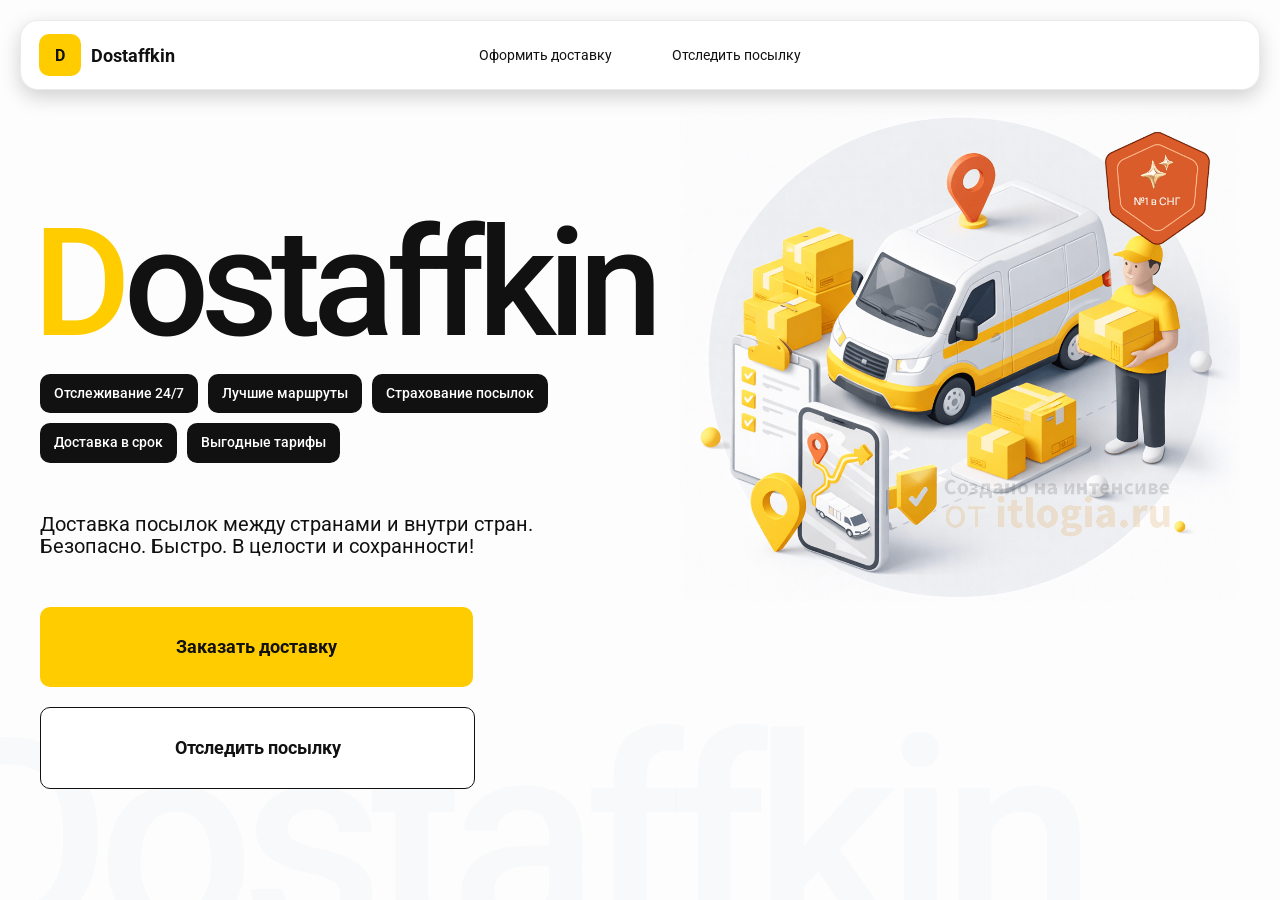
<file: index.html>
<!doctype html>
<html lang="ru">

<head>
    <meta charset="utf-8" />
    <meta name="viewport" content="width=device-width,initial-scale=1,maximum-scale=1,user-scalable=0" />
    <title>Dostaffkin — Доставка посылок между странами и внутри стран. Безопасно. Быстро. В целости и сохранности!
    </title>

    <link rel="stylesheet" href="styles/base.css" />
    <link rel="stylesheet" href="styles/base_adaptive.css" />
    <link rel="stylesheet" href="styles/index.css" />
    <link rel="stylesheet" href="styles/index_adaptive.css" />

</head>

<body>
    <div class="container">
        <header class="header">
            <a class="header-brand" href="#">
                <div class="header-logo">D</div>
                <div class="header-title">Dostaffkin</div>
            </a>
            <nav class="header-menu">
                <a class="header-link" href="#">Оформить <span>доставку</span></a>
                <a class="header-link" href="#">Отследить <span>посылку</span></a>
            </nav>
        </header>
        <main class="main">
            <section class="main-info">
                <div class="main-title">
                    <span>D</span>ostaffkin
                </div>
                <div class="main-features">
                    <div class="main-feature">Отслеживание 24/7</div>
                    <div class="main-feature">Лучшие маршруты</div>
                    <div class="main-feature">Страхование посылок</div>
                    <div class="main-feature">Доставка в срок</div>
                    <div class="main-feature">Выгодные тарифы</div>
                </div>
                <div class="main-description">
                    Доставка посылок между странами и внутри стран.
                    Безопасно. Быстро. В целости и сохранности!
                </div>
                <div class="main-actions">
                    <a class="button" type="button" href="./order.html">Заказать доставку</a>
                    <a class="button button-white" type="button" href="./track.html">Отследить посылку</a>
                </div>
            </section>
            <div class="main-title-ghost">Dostaffkin</div>
            <section class="main-image">
                <img src="images/main-image.png" alt="Main image" />
            </section>
        </main>
    </div>
</body>

</html>
</file>
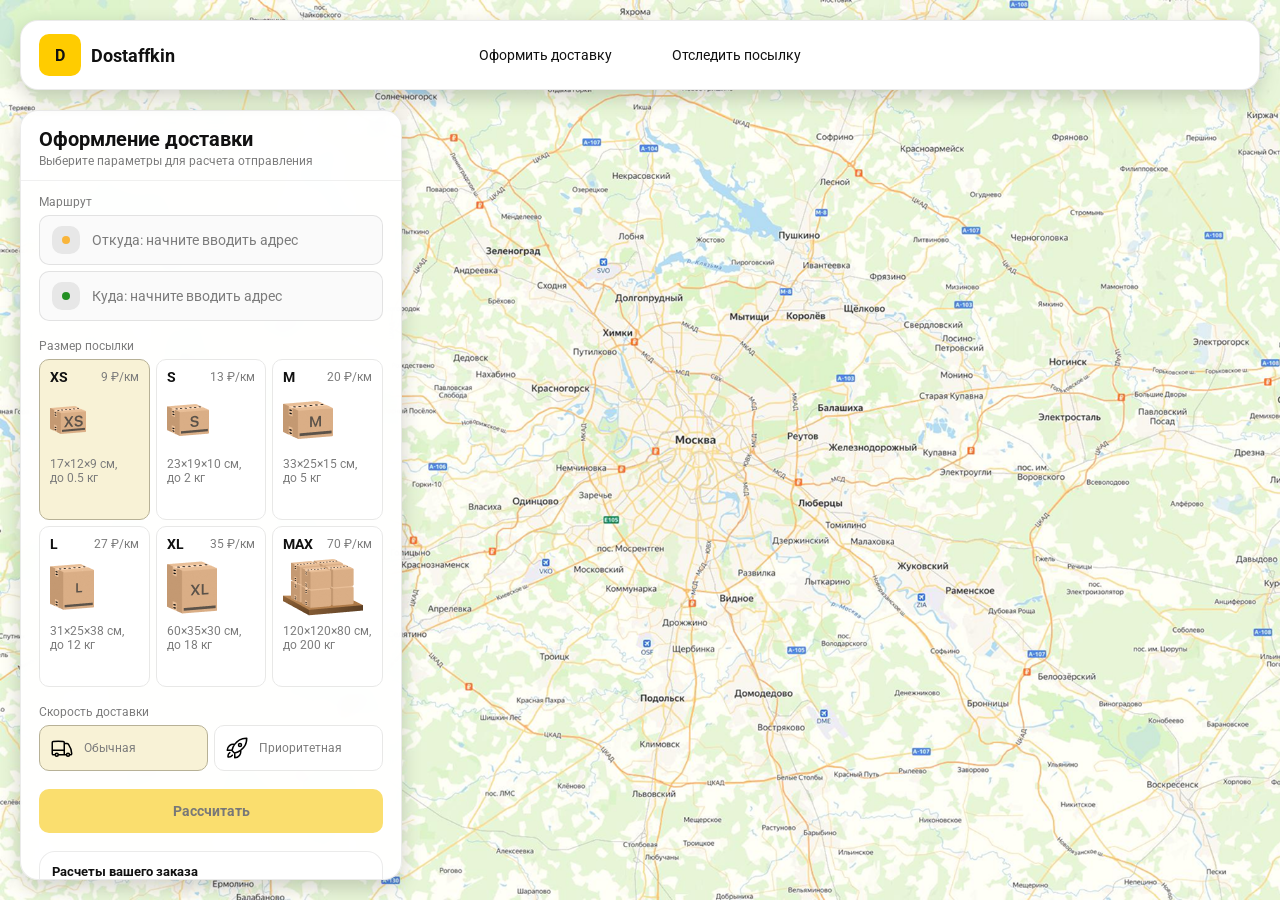
<file: order.html>
<!doctype html>
<html lang="ru">

<head>
    <meta charset="utf-8" />
    <meta name="viewport" content="width=device-width,initial-scale=1,maximum-scale=1,user-scalable=0" />
    <title>Оформление доставки</title>

    <link rel="stylesheet" href="styles/base.css" />
    <link rel="stylesheet" href="styles/base_adaptive.css" />

    <link rel="stylesheet" href="styles/order.css" />
    <link rel="stylesheet" href="styles/order_adaptive.css" />
</head>

<body>
    <div id="map"></div>
    <header class="header">
        <a class="header-brand" href="#">
            <div class="header-logo">D</div>
            <div class="header-title">Dostaffkin</div>
        </a>
        <nav class="header-menu">
            <a class="header-link" href="#">Оформить <span>доставку</span></a>
            <a class="header-link" href="#">Отследить <span>посылку</span></a>
        </nav>
    </header>
    <aside class="main" id="sidebar">
        <div class="main-header">
            <div class="main-title">Оформление доставки</div>
            <div class="main-text">Выберите параметры для расчета отправления</div>
        </div>
        <div class="main-content">
            <div class="main-route">
                <div class="main-block-title">Маршрут</div>
                <div class="main-fields">
                    <div class="main-field" id="fromField">
                        <div class="main-pin"></div>
                        <input id="from" placeholder="Откуда: начните вводить адрес" autocomplete="off" />
                        <div class="main-ac" id="fromAc" role="listbox" aria-label="Подсказки адресов"></div>
                    </div>

                    <div class="main-field" id="toField">
                        <div class="main-pin"></div>
                        <input id="to" placeholder="Куда: начните вводить адрес" autocomplete="off" />
                        <div class="main-ac" id="toAc" role="listbox" aria-label="Подсказки адресов"></div>
                    </div>
                </div>
            </div>
            <div class="main-package">
                <div class="main-block-title">Размер посылки</div>

                <div class="main-sizes">
                    <div class="main-size-card is-active" data-value="xs">
                        <div class="main-size-top">
                            <div class="main-size-label">XS</div>
                            <div class="main-size-rate">9 ₽/км</div>
                        </div>
                        <div class="main-size-media">
                            <img src="images/sizes/xs.png" alt="Короб XS" />
                        </div>
                        <div class="main-size-description">17×12×9 см,<br>до 0.5 кг</div>
                    </div>

                    <div class="main-size-card" data-value="s">
                        <div class="main-size-top">
                            <div class="main-size-label">S</div>
                            <div class="main-size-rate">13 ₽/км</div>
                        </div>
                        <div class="main-size-media">
                            <img src="images/sizes/s.png" alt="Короб S" />
                        </div>
                        <div class="main-size-description">23×19×10 см,<br>до 2 кг</div>
                    </div>

                    <div class="main-size-card" data-value="m">
                        <div class="main-size-top">
                            <div class="main-size-label">M</div>
                            <div class="main-size-rate">20 ₽/км</div>
                        </div>
                        <div class="main-size-media">
                            <img src="images/sizes/m.png" alt="Короб M" />
                        </div>
                        <div class="main-size-description">33×25×15 см,<br>до 5 кг</div>
                    </div>

                    <div class="main-size-card" data-value="l">
                        <div class="main-size-top">
                            <div class="main-size-label">L</div>
                            <div class="main-size-rate">27 ₽/км</div>
                        </div>
                        <div class="main-size-media">
                            <img src="images/sizes/l.png" alt="Короб L" />
                        </div>
                        <div class="main-size-description">31×25×38 см,<br>до 12 кг</div>
                    </div>

                    <div class="main-size-card" data-value="xl">
                        <div class="main-size-top">
                            <div class="main-size-label">XL</div>
                            <div class="main-size-rate">35 ₽/км</div>
                        </div>
                        <div class="main-size-media">
                            <img src="images/sizes/xl.png" alt="Короб XL" />
                        </div>
                        <div class="main-size-description">60×35×30 см,<br>до 18 кг</div>
                    </div>

                    <div class="main-size-card" data-value="max">
                        <div class="main-size-top">
                            <div class="main-size-label">MAX</div>
                            <div class="main-size-rate">70 ₽/км</div>
                        </div>
                        <div class="main-size-media main-size-media-palleta">
                            <img src="images/sizes/max.png" alt="Паллета" />
                        </div>
                        <div class="main-size-description">120×120×80 см,<br>до 200 кг</div>
                    </div>
                </div>
            </div>
            <div class="main-speed">
                <div class="main-block-title">Скорость доставки</div>

                <div class="main-speeds">
                    <div class="main-speed-card is-active" data-value="regular">
                        <img class="main-speed-media" src="images/icons/regular.svg" alt="Regular" />
                        <div class="main-speed-description">Обычная</div>
                    </div>
                    <div class="main-speed-card" data-value="fast">
                        <img class="main-speed-media" src="images/icons/fast.svg" alt="Fast" />
                        <div class="main-speed-description">Приоритетная</div>
                    </div>

                </div>
            </div>
            <div class="main-calculate-block">
                <button id="calc" class="button calculate-button" type="button" disabled>Рассчитать</button>
            </div>

            <div class="main-result" id="result">
                <div class="main-result-title">Расчеты вашего заказа</div>
                <div class="main-result-lines">
                    <div class="main-result-line"><span>Расстояние</span><span id="distanceValue">—</span></div>
                    <div class="main-result-line"><span>Доставим через</span><span id="durationValue">—</span></div>
                    <div class="main-result-line"><span>Тариф</span><span id="rateValue">—</span></div>
                </div>
                <div class="main-price">
                    <div class="main-price-label">Итого</div>
                    <div class="main-price-value" id="totalValue">—</div>
                </div>
            </div>
            <div class="main-order-box">
                <div class="main-order-form" id="orderForm">
                    <div class="main-order-title">Оформление доставки</div>
                    <div class="main-block-info-row">
                        <div class="main-block-title">Контакты</div>
                        <div class="order-fields">
                            <div class="main-field">
                                <input id="customerName" placeholder="Ваше имя" autocomplete="off" />
                            </div>
                            <div class="main-field">
                                <input id="customerPhone" placeholder="Ваш телефон" autocomplete="off"
                                    inputmode="tel" />
                            </div>
                        </div>
                    </div>
                    <div class="main-block-info-row extra-info">
                        <div class="main-block-title">Дополнительная информация</div>
                        <div class="main-field textarea">
                            <textarea id="comment" placeholder="Детали доставки и комментарии"></textarea>
                        </div>
                    </div>
                    <button id="submit" class="button main-submit-request" type="button" disabled>Отправить
                        заявку
                    </button>
                </div>

                <div class="main-order-success" id="orderSuccess">
                    <div class="main-success-icon">✓</div>
                    <div class="main-success-title">Заявка отправлена!</div>
                    <div class="main-success-title">Номер отправления – <span id="orderId"></span></div>
                    <div class="main-success-subtitle">Мы скоро свяжемся с вами</div>
                </div>
            </div>
        </div>
    </aside>
</body>

</html>
</file>
<file: styles/base.css>
@font-face {
    font-family: "Roboto";
    src: url("../fonts/Roboto-Regular.ttf");
    font-weight: normal;
}

@font-face {
    font-family: "Roboto";
    src: url("../fonts/Roboto-Bold.ttf");
    font-weight: bold;
}

@font-face {
    font-family: "Roboto";
    src: url("../fonts/Roboto-Medium.ttf");
    font-weight: 500;
}

html, body {
    margin: 0;
    color: #111111;
    font-family: "Roboto", sans-serif;
}

body {
    background: #FDFDFD;
}

.header {
    border-radius: 18px;
    box-shadow: 0 7px 20px 0 #0000002E;
    backdrop-filter: blur(10px);
    background: #ffffff;
    left: 20px;
    border: 1px solid rgba(0, 0, 0, 0.08);
    position: fixed;
    right: 20px;
    top: 20px;
    padding: 14px 18px;
    height: 40px;
    display: flex;
    align-items: center;
    z-index: 6;
}

.header-brand {
    display: flex;
    align-items: center;
    text-decoration: none;
    gap: 10px;
}

.header-logo {
    width: 42px;
    height: 42px;
    border-radius: 10px;
    background: #FFCC00;
    display: grid;
    place-items: center;
    font-weight: bold;
    color: #111;
}

.header-title {
    font-size: 18px;
    font-weight: bold;
    color: #111111;
    text-decoration: none;
}

.header-menu {
    display: flex;
    align-items: center;
    gap: 60px;
    margin: 0;
    position: absolute;
    left: 50%;
    transform: translateX(-50%);
}

.header-link {
    font-size: 14px;
    color: #111111;
    text-decoration: none;
}

.button {
    border: 0;
    outline: none;
    height: 44px;
    border-radius: 10px;
    font-size: 14px;
    font-weight: bold;
    cursor: pointer;
    font-family: inherit;
    transition: transform .08s ease, opacity .12s ease;
    background: #ffcc00;
    color: #111111;
    text-align: center;
    text-decoration: none;
}

.button:hover {
    background-color: #E5BC19;
}

.button:disabled {
    cursor: not-allowed;
    background-color: #FADE6E;
    color: #787878;
    transform: none;
}

.button.button-white {
    background: #ffffff;
    border: 1px solid #111111;
}

.button.button-white:hover {
    background: rgb(241 241 241);
}

.main-field {
    display: flex;
    align-items: center;
    margin-top: 6px;
    gap: 10px;
    border: 1px solid #1111111A;
    background: #FAFAFA;
    border-radius: 10px;
    padding: 10px 12px;
    position: relative;
    box-sizing: border-box;
    height: 50px;
}

.main-field.textarea {
    height: auto;
}

.main-pin {
    width: 28px;
    height: 28px;
    border-radius: 10px;
    background: rgba(17, 17, 17, 0.08);
    display: grid;
    place-items: center;
    flex: 0 0 auto;
    position: relative;
}

.main-pin::before {
    content: "";
    width: 8px;
    height: 8px;
    border-radius: 999px;
    background: orange;
    opacity: .75;
    display: block;
}

.main-field:last-child .main-pin::before {
    background: green;
    opacity: .85;
}

input, textarea {
    width: 100%;
    border: 0;
    outline: none;
    background: transparent;
    font-size: 14px;
    color: #111111;
    font-family: inherit;
}

textarea {
    resize: vertical;
    min-height: 72px;
    padding: 2px 0;
}

input::placeholder, textarea::placeholder {
    color: #7C7C7C;
}

.main-field:focus-within {
    border-color: rgba(0, 0, 0, 0.20);
    box-shadow: 0 0 0 4px rgba(255, 204, 0, 0.35);
    background: rgba(255, 255, 255, 0.75);
}
</file>
<file: styles/base_adaptive.css>
@media (max-width: 767px) {
    .header {
        left: 10px;
        right: 10px;
        top: 10px;
    }

    .header-link span {
        display: none;
    }

    .header-menu {
        gap: 20px;
        justify-content: flex-start;
        margin: 0 0 0 30px;
        position: static;
        transform: none;
    }
}

@media (max-width: 420px) {
    .header-title {
        display: none;
    }
}

@media (max-width: 374px) {
    .header-menu {
        gap: 10px;
        margin: 0 0 0 10px;
    }
}
</file>
<file: styles/index.css>
.container {
    overflow: hidden;
    min-height: 100vh;
}

.main {
    padding: 111px 40px 40px;
    position: relative;
    display: flex;
}

.main-info {
    max-width: 840px;
    width: 100%;
    position: relative;
}

.main-title {
    margin-top: 98px;
    font-weight: 500;
    font-size: 200px;
    line-height: 1;
    letter-spacing: -0.05em;
    color: #111111;
    left: -15px;
    position: relative;
}

.main-title span {
    color: #ffcc00;
}

.main-features {
    margin-top: 15px;
    display: flex;
    flex-wrap: wrap;
    gap: 10px;
}

.main-feature {
    background: #111111;
    color: #ffffff;
    padding: 12px 14px;
    font-weight: 500;
    font-size: 14px;
    line-height: 1.1;
    border-radius: 10px;
}

.main-description {
    margin-top: 50px;
    max-width: 500px;
    font-size: 20px;
    line-height: 1.1;
    color: #111111;
}

.main-actions {
    margin-top: 50px;
    display: flex;
    flex-direction: column;
    gap: 20px;
}

.main-actions .button {
    height: 80px;
    width: 433px;
    font-size: 18px;
    font-weight: bold;
    place-items: center;
    display: grid;
}

.main-title-ghost {
    position: absolute;
    z-index: -1;
    left: -70px;
    bottom: -150px;
    font-weight: 500;
    font-size: 278px;
    line-height: 1;
    letter-spacing: -0.05em;
    color: #ECEDF04D;
}

.main-image {
    width: 1024px;
    top: 100px;
    z-index: -2;
}

.main-image img {
    width: 100%;
    max-width: 1024px;
    height: auto;
    display: block;
}
</file>
<file: styles/index_adaptive.css>
@media (max-width: 1760px) {
    .main-title {
        font-size: 150px;
        left: -7px;
    }

    .main-info {
        max-width: 640px;
    }
}

@media (max-width: 1200px) {
    .main-info {
        max-width: 540px;
    }

    .main {
        padding: 111px 20px 20px;
    }

    .main-title {
        font-size: 120px;
        left: -4px;
    }

    .main-title-ghost {
        font-size: 220px;
    }
}

@media (max-width: 1024px) {
    .main-title {
        margin-top: 30px;
    }

    .main {
        flex-direction: column-reverse;
    }

    .main-image {
        max-width: 350px;
        position: absolute;
        left: 370px;
        top: 370px;
    }

    .main-info {
        max-width: 100%;
    }

    .main-actions {
        gap: 10px;
    }

    .main-actions .button {
        height: 50px;
        font-size: 14px;
        width: auto;
        max-width: 300px;
    }

    .main-description {
        max-width: 350px;
    }
}

@media (max-width: 570px) {
    .main-title {
        font-size: 88px;
    }

    .main-description {
        max-width: 100%
    }

    .main-actions {
       width: 100%;
    }

    .main-actions .button {
        width: 100%;
        max-width: 100%
    }

    .main-image {
        max-width: 650px;
        position: absolute;
        left: 170px;
        top: 70px;
        opacity: 0.2;
    }
}

@media (max-width: 400px) {
    .main-title {
        font-size: 70px;
    }
}
</file>
<file: styles/order.css>
#map {
    background-image: url("../images/order-bg.png");
    background-size: cover;
    position: fixed;
    inset: 0;
}

.main {
    border-radius: 18px;
    box-shadow: 0 7px 20px 0 #0000002E;
    backdrop-filter: blur(10px);
    background: rgba(255, 255, 255, 0.96);
    left: 20px;
    border: 1px solid rgba(0, 0, 0, 0.08);
    position: fixed;
    top: 110px;
    bottom: 20px;
    width: 380px;
    display: flex;
    flex-direction: column;
    overflow: hidden;
    z-index: 5;
}

.main-header {
    padding: 18px 18px 12px 18px;
    border-bottom: 1px solid rgba(0, 0, 0, 0.06);
    display: flex;
    flex-direction: column;
}

.main-title {
    font-size: 20px;
    line-height: 100%;
    font-weight: bold;
}

.main-text {
    font-size: 12px;
    margin-top: 5px;
    color: #7C7C7C;
}

.main-content {
    padding: 14px 18px 18px 18px;
    overflow: auto;
    scrollbar-width: none;
    display: flex;
    flex-direction: column;
    gap: 18px;
    flex: 1;
}

.main-block-title {
    font-size: 12px;
    color: #7C7C7C;
}

.main-route .main-block-title,
.main-package .main-block-title {
    margin-bottom: 6px;
}

.main-sizes {
    display: grid;
    gap: 6px;
    grid-template-columns: repeat(3, 1fr);
}

.main-size-card {
    border: 1px solid #E8E8E7;
    background: #FFFFFF;
    border-radius: 10px;
    padding: 10px;
    cursor: pointer;
    user-select: none;
    transition: transform .08s ease, border-color .12s ease, background .12s ease;
    min-height: 139px;
}

.main-size-card:hover {
    transform: translateY(-1px);
}

.main-size-card.is-active {
    background-color: #F8F2D6;
    border-color: #B7B196;
}

.main-size-top {
    display: flex;
    align-items: center;
    justify-content: space-between;
}

.main-size-label {
    font-weight: bold;
    font-size: 14px;
    color: #111111;
    line-height: 100%;
}

.main-size-rate {
    font-size: 12px;
    color: #7C7C7C;
    line-height: 100%;
}

.main-size-media {
    margin-top: 8px;
    height: 57px;
}

.main-size-description {
    margin-top: 8px;
    font-size: 12px;
    color: #7C7C7C;
    line-height: 1.2;
}
.calculate-button {
    width: 100%;
}

.main-result {
    border: 1px solid rgba(0, 0, 0, 0.08);
    background: rgba(255, 255, 255, 0.75);
    border-radius: 16px;
    padding: 12px;
    line-height: 1.25;
}

.main-result-title {
    font-weight: bold;
    font-size: 13px;
    color: #111111;
    margin-bottom: 13px;
}

.main-result-lines {
    gap: 8px;
    display: flex;
    flex-direction: column;
}

.main-result-line {
    font-size: 13px;
    color: rgba(17, 17, 17, 0.85);
    display: flex;
    justify-content: space-between;
}

.main-price {
    margin-top: 18px;
    padding-top: 10px;
    border-top: 1px dashed rgba(0, 0, 0, 0.12);
    display: flex;
    align-items: baseline;
    justify-content: space-between;
}

.main-price-label {
    font-size: 12px;
    color: rgba(17, 17, 17, 0.55);
}

.main-price-value {
    font-size: 20px;
    font-weight: bold;
    color: #111111;
    letter-spacing: -0.3px;
}

.main-order-box {
    background: #ffffff;
    border: 1px solid #E8E8E7;
    border-radius: 10px;
    padding: 12px;
}

.main-order-title {
    margin-bottom: 8px;
    font-weight: bold;
    font-size: 14px;
    color: #111111;
}

.main-block-info {
    display: flex;
    flex-direction: column;
    gap: 6px;
}

.order-fields {
    display: grid;
    grid-template-columns: 1fr 1fr;
    column-gap: 10px;
    margin-top: 6px;
}

.main-block-info-row.extra-info {
    display: block;
    margin-top: 13px;
}

.main-submit-request {
    width: 100%;
    margin-top: 6px;
}

.main-order-success {
    display: none;
    text-align: center;
    padding: 22px 12px;
    gap: 12px;
}

.main-order-success.is-visible {
    display: flex;
    flex-direction: column;
    align-items: center;
}

.main-success-icon {
    width: 56px;
    height: 56px;
    border-radius: 50%;
    background: #16a34a;
    color: #ffffff;
    display: grid;
    place-items: center;
    font-size: 30px;
}

.main-success-title {
    font-size: 14px;
    font-weight: bold;
    color: #111111;
}

.main-success-subtitle {
    font-size: 12px;
    color: rgba(17, 17, 17, 0.55);
    line-height: 1.3;
}

.main-speed .main-block-title {
    margin-bottom: 6px;
}

.main-speeds {
    display: grid;
    gap: 6px;
    grid-template-columns: repeat(2, 1fr);
}

.main-speed-card {
    border: 1px solid #E8E8E7;
    background: #FFFFFF;
    border-radius: 10px;
    padding: 10px;
    cursor: pointer;
    user-select: none;
    transition: transform .08s ease, border-color .12s ease, background .12s ease;
    display: flex;
    align-items: center;
    gap: 10px;
}

.main-speed-card:hover {
    transform: translateY(-1px);
}

.main-speed-card.is-active {
    background-color: #F8F2D6;
    border-color: #B7B196;
}

.main-speed-description {
    font-size: 12px;
    color: #7C7C7C;
    line-height: 1.2;
}
</file>
<file: styles/order_adaptive.css>
@media (max-width: 767px) {
    .main {
        left: 10px;
        right: 10px;
        top: 50%;
        bottom: 12px;
        width: auto;
        max-width: none;
    }
}

@media (max-width: 420px) {
    .main-sizes {
        grid-template-columns: repeat(2, 1fr);
    }
}
</file>
